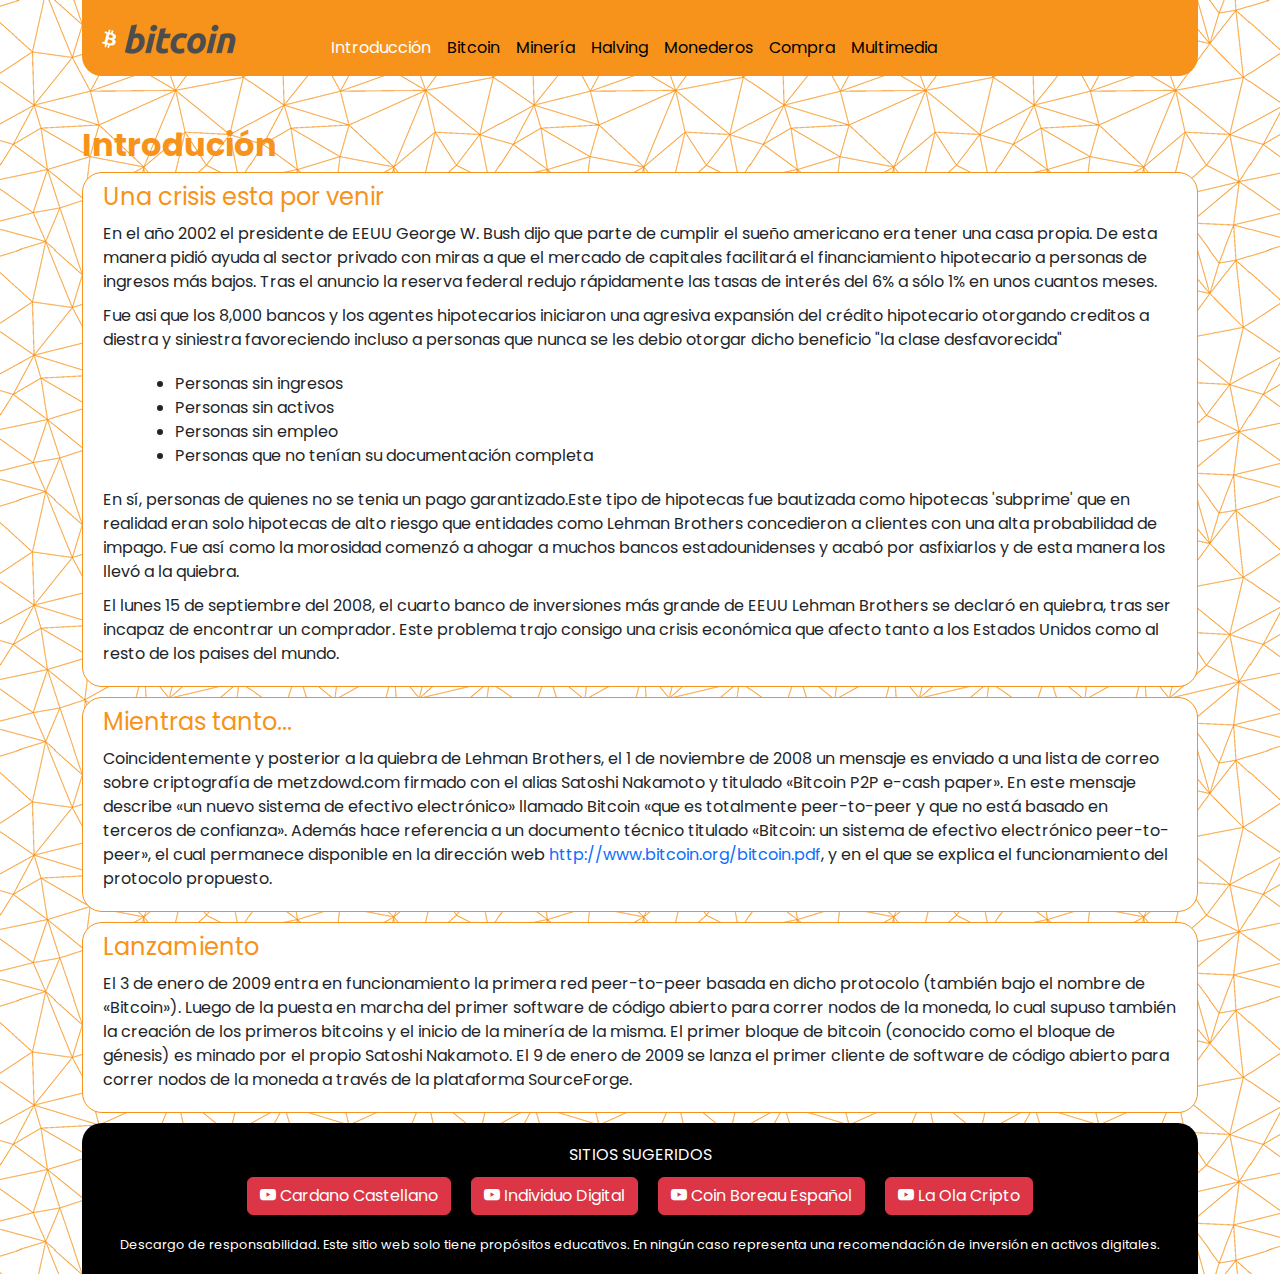
<file: index.html>
<!DOCTYPE html>
<html lang="es">
<head>
    <meta charset="UTF-8">
    <meta name="viewport" content="width=device-width, initial-scale=1.0">
    <title>3w.QueEsBitcoin.cl</title>
    <link rel="stylesheet" href="./css/bootstrap.min.css">
    <link rel="stylesheet" href="./css/main.css">   
    <link rel="stylesheet" href="https://cdn.jsdelivr.net/npm/bootstrap-icons@1.11.2/font/bootstrap-icons.min.css"> 
    <link rel="icon" type="image/png" href="./images/favicon.png">
</head>

<body>
<!-- Inicio Header -->
<header>
  <div class="container">
      <nav class="navbar navbar-expand-lg cabecera" style="background-color: #F7931A;">
      <div class="container-fluid">
        <a class="navbar-brand" href="./index.html"><div class="image-logo"></div></a>
        <button class="navbar-toggler" type="button" data-bs-toggle="collapse" data-bs-target="#navbarNav" aria-controls="navbarNav" aria-expanded="false" aria-label="Toggle navigation">
        <span class="navbar-toggler-icon"></span>
        </button>
        <div class="collapse navbar-collapse" id="navbarNav">             
          <ul class="navbar-nav">
            <li class="nav-item">
              <a class="nav-link active text-white" href="./index.html">Introducción</a>                    
            </li>
            <li class="nav-item">
              <a class="nav-link text-black" href="./pages/bitcoin.html">Bitcoin</a>                    
            </li>
            <li class="nav-item">
              <a class="nav-link text-black" href="./pages/mineria.html">Minería</a>                    
            </li>
            <li class="nav-item">
              <a class="nav-link text-black" href="./pages/halving.html">Halving</a>                    
            </li>
            <li class="nav-item">
              <a class="nav-link text-black" href="./pages/monederos.html">Monederos</a>                                        
            </li>
            <li class="nav-item">
              <a class="nav-link text-black" href="./pages/compra.html">Compra</a>                                        
            </li>
            <li class="nav-item">
              <a class="nav-link text-black" href="./pages/multimedia.html">Multimedia</a>                 
            </li>
          </ul>
        </div>
      </div>
    </nav>
  </div>
</header>
<!-- Fin Header -->



<!-- Inicio Main -->
    <main>
      <div class="container">
        <section>
            <h1>Introdución</h1>            
            <article>
                <h2>Una crisis esta por venir</h2>                
                <p>En el año 2002 el presidente de EEUU George W. Bush dijo que parte de cumplir el sueño americano era tener una casa propia. De esta manera pidió ayuda al sector privado con miras a que el mercado de capitales facilitará el financiamiento hipotecario a personas de ingresos más bajos. Tras el anuncio la reserva federal redujo rápidamente las tasas de interés del 6% a sólo 1% en unos cuantos meses.</p>
                <p>Fue asi que los 8,000 bancos y los agentes hipotecarios iniciaron una agresiva expansión del crédito hipotecario otorgando creditos a diestra y siniestra favoreciendo incluso a personas que nunca se les debio otorgar dicho beneficio "la clase desfavorecida"</p>
                <ul>  
                    <li>Personas sin ingresos</li>
                    <li>Personas sin activos</li>
                    <li>Personas sin empleo</li>
                    <li>Personas que no tenían su documentación completa</li>
                </ul>             
                <p>En sí, personas de quienes no se tenia un pago garantizado.Este tipo de hipotecas fue bautizada como hipotecas 'subprime' que en realidad eran solo hipotecas de alto riesgo que entidades como Lehman Brothers concedieron a clientes con una alta probabilidad de impago. Fue así como la morosidad comenzó a ahogar a muchos bancos estadounidenses y acabó por asfixiarlos y de esta manera los llevó a la quiebra.</p>
                <p>El lunes 15 de septiembre del 2008, el cuarto banco de inversiones más grande de EEUU Lehman Brothers se declaró en quiebra, tras ser incapaz de encontrar un comprador. Este problema trajo consigo una crisis económica que afecto tanto a los Estados Unidos como al resto de los paises del mundo.</p>
            </article>

            <article>
                <h2>Mientras tanto...</h2>
                <p>Coincidentemente y posterior a la quiebra de Lehman Brothers, el 1 de noviembre de 2008 un mensaje es enviado a una lista de correo sobre criptografía de metzdowd.com firmado con el alias Satoshi Nakamoto y titulado «Bitcoin P2P e-cash paper». En este mensaje describe «un nuevo sistema de efectivo electrónico» llamado Bitcoin «que es totalmente peer-to-peer y que no está basado en terceros de confianza». Además hace referencia a un documento técnico titulado «Bitcoin: un sistema de efectivo electrónico peer-to-peer», el cual permanece disponible en la dirección web <a href="https://bitcoin.org/files/bitcoin-paper/bitcoin_es.pdf" target="_blank">http://www.bitcoin.org/bitcoin.pdf</a>, y en el que se explica el funcionamiento del protocolo propuesto.​</p>
            </article>

            <article>
                <h2>Lanzamiento</h2>
                <p>El 3 de enero de 2009 entra en funcionamiento la primera red peer-to-peer basada en dicho protocolo (también bajo el nombre de «Bitcoin»). Luego de la puesta en marcha del primer software de código abierto para correr nodos de la moneda, lo cual supuso también la creación de los primeros bitcoins y el inicio de la minería de la misma. El primer bloque de bitcoin (conocido como el bloque de génesis) es minado por el propio Satoshi Nakamoto. El 9 de enero de 2009 se lanza el primer cliente de software de código abierto para correr nodos de la moneda a través de la plataforma SourceForge.​</p>
            </article>             
        </section>
      </div>
    </main>
<!-- Fin MAin -->



<!-- Inicio Footer -->
    <footer>
      <div class="container">
        <div class="piedepagina">
          <div class="recomendamos-titulo">SITIOS SUGERIDOS</div>  
          <div class="recomendamos">            
            <a href="https://www.youtube.com/@CardanoCastellano" target="_blank" class="btn btn-danger bi-youtube" tabindex="-1" role="button" aria-disabled="true"> Cardano Castellano</a>
            <a href="https://www.youtube.com/@IndividuoDigital" target="_blank" class="btn btn-danger bi-youtube" tabindex="-1" role="button" aria-disabled="true"> Individuo Digital</a>
            <a href="https://www.youtube.com/@CoinBureauES" target="_blank" class="btn btn-danger bi-youtube" tabindex="-1" role="button" aria-disabled="true"> Coin Boreau Español</a>
            <a href="https://www.youtube.com/@LaOlaCripto" target="_blank" class="btn btn-danger bi-youtube" tabindex="-1" role="button" aria-disabled="true"> La Ola Cripto</a>
          </div>
          <div class="disclaimer">Descargo de responsabilidad. Este sitio web solo tiene propósitos educativos. En ningún caso representa una recomendación de inversión en activos digitales.</div>
        </div>
      </div>
    </footer> 
<!-- Fin Footer -->

    <script src="./js/bootstrap.bundle.min.js"></script>
</body>
</html>
</file>
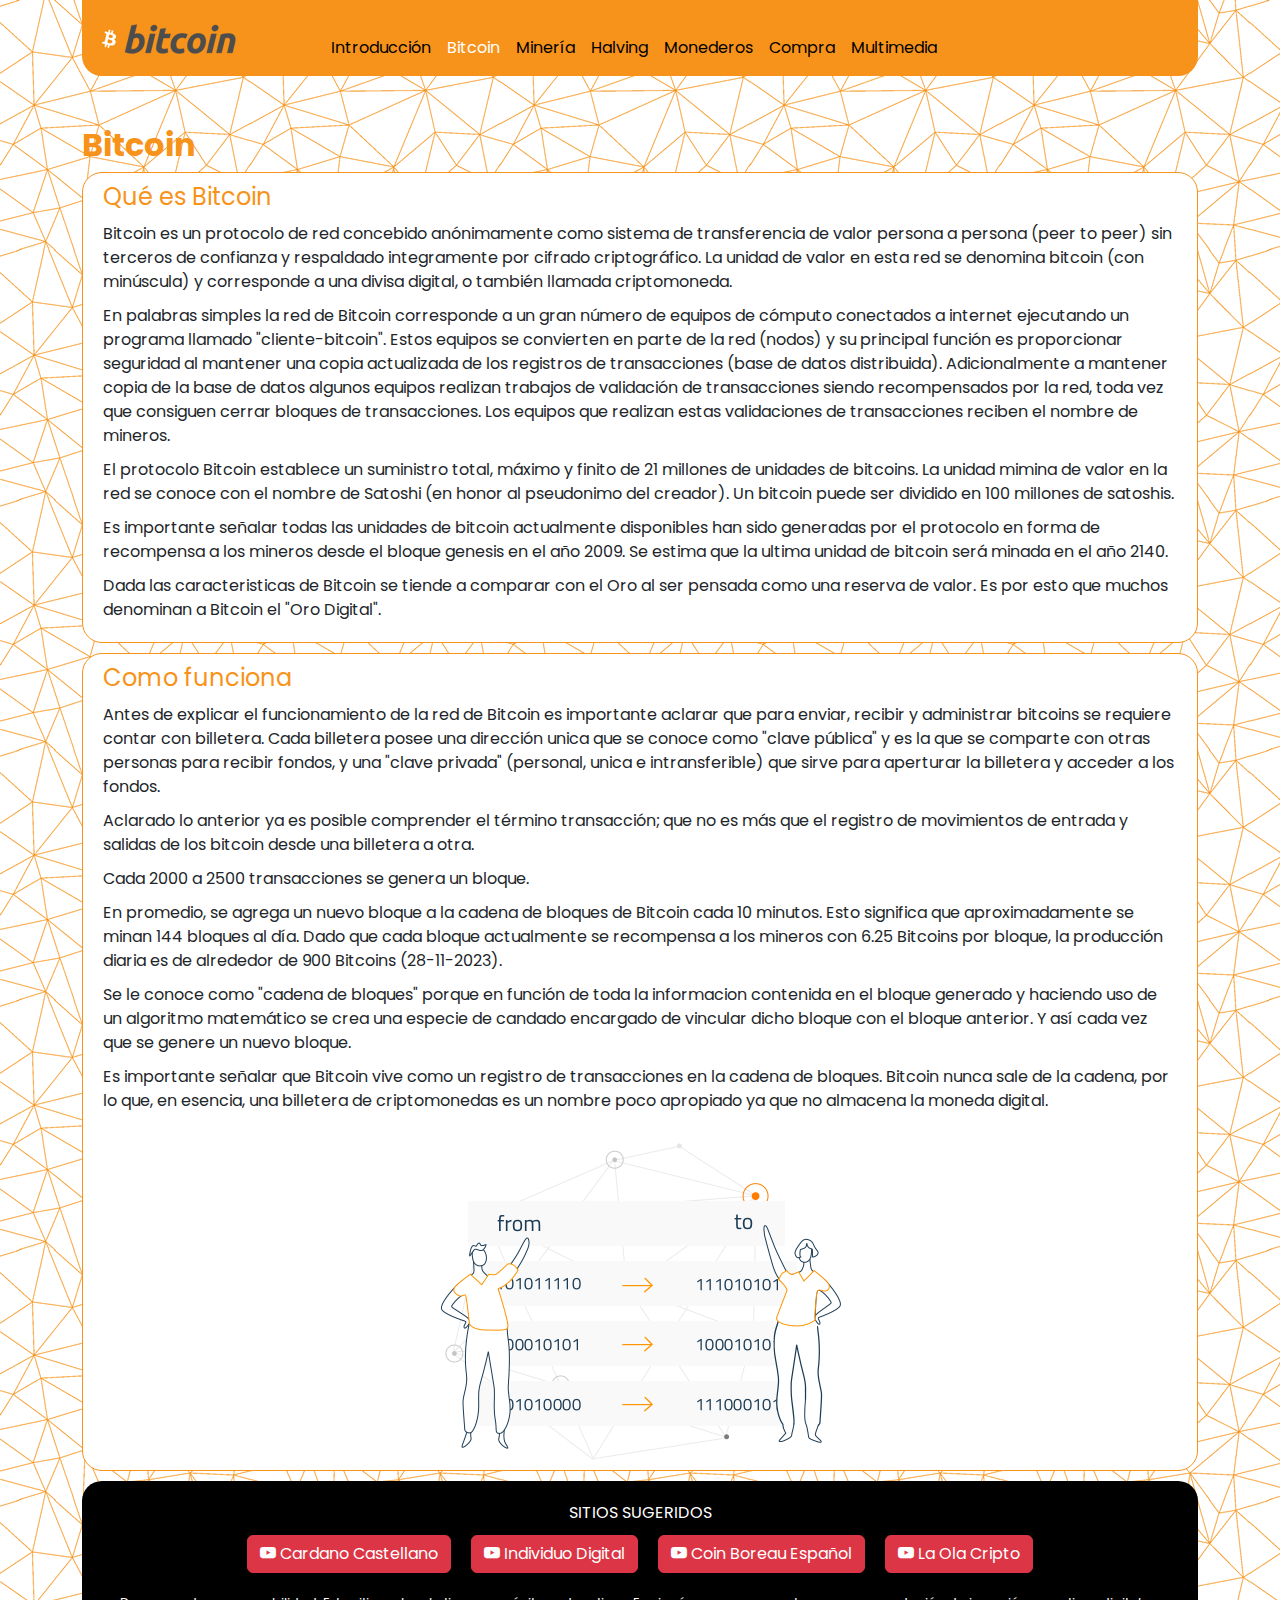
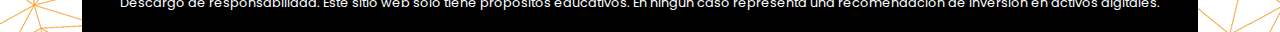
<file: pages/bitcoin.html>
<!DOCTYPE html>
<html lang="es">
<head>
    <meta charset="UTF-8">
    <meta name="viewport" content="width=device-width, initial-scale=1.0">
    <title>3w.QueEsBitcoin.cl</title>
    <link rel="stylesheet" href="../css/bootstrap.min.css">
    <link rel="stylesheet" href="../css/main.css">
    <link rel="icon" type="image/png" href="../images/favicon.png">
</head>

<body>
<!-- Inicio Header -->
    <header>
      <div class="container">
          <nav class="navbar navbar-expand-lg cabecera" style="background-color: #F7931A;">
          <div class="container-fluid">
            <a class="navbar-brand" href="../index.html"><div class="image-logo"></div></a>
            <button class="navbar-toggler" type="button" data-bs-toggle="collapse" data-bs-target="#navbarNav" aria-controls="navbarNav" aria-expanded="false" aria-label="Toggle navigation">
            <span class="navbar-toggler-icon"></span>
            </button>
            <div class="collapse navbar-collapse" id="navbarNav">             
              <ul class="navbar-nav">
                <li class="nav-item">
                  <a class="nav-link text-black" href="../index.html">Introducción</a>                    
                </li>
                <li class="nav-item">
                  <a class="nav-link active text-white" href="./bitcoin.html">Bitcoin</a>                    
                </li>
                <li class="nav-item">
                  <a class="nav-link text-black" href="./mineria.html">Minería</a>                    
                </li>
                <li class="nav-item">
                  <a class="nav-link text-black" href="./halving.html">Halving</a>                    
                </li>
                <li class="nav-item">
                  <a class="nav-link text-black" href="./monederos.html">Monederos</a>                                        
                </li>
                <li class="nav-item">
                  <a class="nav-link text-black" href="./compra.html">Compra</a>                                        
                </li>
                <li class="nav-item">
                  <a class="nav-link text-black" href="./multimedia.html">Multimedia</a>                 
                </li>
              </ul>
            </div>
          </div>
        </nav>
      </div>
    </header>
<!-- Fin Header -->



<!-- Inicio Main -->
    <main>
      <div class="container">
        <section>
            <h1>Bitcoin</h1> 
            <article>
                <h2>Qué es Bitcoin</h2>       
                <p>Bitcoin es un protocolo de red concebido anónimamente como sistema de transferencia de valor persona a persona (peer to peer) sin terceros de confianza y respaldado integramente por cifrado criptográfico. La unidad de valor en esta red se denomina bitcoin (con minúscula) y corresponde a una divisa digital, o también llamada criptomoneda.
                <p>En palabras simples la red de Bitcoin corresponde a un gran número de equipos de cómputo conectados a internet ejecutando un programa llamado "cliente-bitcoin". Estos equipos se convierten en parte de la red (nodos) y su principal función es proporcionar seguridad al mantener una copia actualizada de los registros de transacciones (base de datos distribuida). Adicionalmente a mantener copia de la base de datos algunos equipos realizan trabajos de validación de transacciones siendo recompensados por la red, toda vez que consiguen cerrar bloques de transacciones. Los equipos que realizan estas validaciones de transacciones reciben el nombre de mineros.</p>
                <p>El protocolo Bitcoin establece un suministro total, máximo y finito de 21 millones de unidades de bitcoins. La unidad mimina de valor en la red se conoce con el nombre de Satoshi (en honor al pseudonimo del creador). Un bitcoin puede ser dividido en 100 millones de satoshis.</p>
                <p>Es importante señalar todas las unidades de bitcoin actualmente disponibles han sido generadas por el protocolo en forma de recompensa a los mineros desde el bloque genesis en el año 2009. Se estima que la ultima unidad de bitcoin será minada en el año 2140.</p>
                <p>Dada las caracteristicas de Bitcoin se tiende a comparar con el Oro al ser pensada como una reserva de valor. Es por esto que muchos denominan a Bitcoin el "Oro Digital".</p>
            </article>

            <article>
                <h2>Como funciona</h2>            
                <p>Antes de explicar el funcionamiento de la red de Bitcoin es importante aclarar que para enviar, recibir y administrar bitcoins se requiere contar con billetera. Cada billetera posee una dirección unica que se conoce como "clave pública" y es la que se comparte con otras personas para recibir fondos, y una "clave privada" (personal, unica e intransferible) que sirve para aperturar la billetera y acceder a los fondos.</p>
                <p>Aclarado lo anterior ya es posible comprender el término transacción; que no es más que el registro de movimientos de entrada y salidas de los bitcoin desde una billetera a otra.
                </p>
                <p>Cada 2000 a 2500 transacciones se genera un bloque.</p>
                <p>En promedio, se agrega un nuevo bloque a la cadena de bloques de Bitcoin cada 10 minutos. Esto significa que aproximadamente se minan 144 bloques al día. Dado que cada bloque actualmente se recompensa a los mineros con 6.25 Bitcoins por bloque, la producción diaria es de alrededor de 900 Bitcoins (28-11-2023).</p>
                <p>Se le conoce como "cadena de bloques" porque en función de toda la informacion contenida en el bloque generado y haciendo uso de un algoritmo matemático se crea una especie de candado encargado de vincular dicho bloque con el bloque anterior. Y así cada vez que se genere un nuevo bloque.</p>    
                <p>Es importante señalar que Bitcoin vive como un registro de transacciones en la cadena de bloques. Bitcoin nunca sale de la cadena, por lo que, en esencia, una billetera de criptomonedas es un nombre poco apropiado ya que no almacena la moneda digital.</p>                
                <img src="../images/blockchain.png" class="img-fluid image-display" alt="">               
            </article>
        </section>
      </div>
    </main>
<!-- Fin Main -->



<!-- Inicio Footer -->
<footer>
  <div class="container">
    <div class="piedepagina">
      <div class="recomendamos-titulo">SITIOS SUGERIDOS</div>  
      <div class="recomendamos">            
        <a href="https://www.youtube.com/@CardanoCastellano" target="_blank" class="btn btn-danger bi-youtube" tabindex="-1" role="button" aria-disabled="true"> Cardano Castellano</a>
        <a href="https://www.youtube.com/@IndividuoDigital" target="_blank" class="btn btn-danger bi-youtube" tabindex="-1" role="button" aria-disabled="true"> Individuo Digital</a>
        <a href="https://www.youtube.com/@CoinBureauES" target="_blank" class="btn btn-danger bi-youtube" tabindex="-1" role="button" aria-disabled="true"> Coin Boreau Español</a>
        <a href="https://www.youtube.com/@LaOlaCripto" target="_blank" class="btn btn-danger bi-youtube" tabindex="-1" role="button" aria-disabled="true"> La Ola Cripto</a>
      </div>
      <div class="disclaimer">Descargo de responsabilidad. Este sitio web solo tiene propósitos educativos. En ningún caso representa una recomendación de inversión en activos digitales.</div>
    </div>
  </div>
</footer> 
<!-- Fin Footer -->

<script src="../js/bootstrap.bundle.min.js"></script>
</body>
</html>
</file>
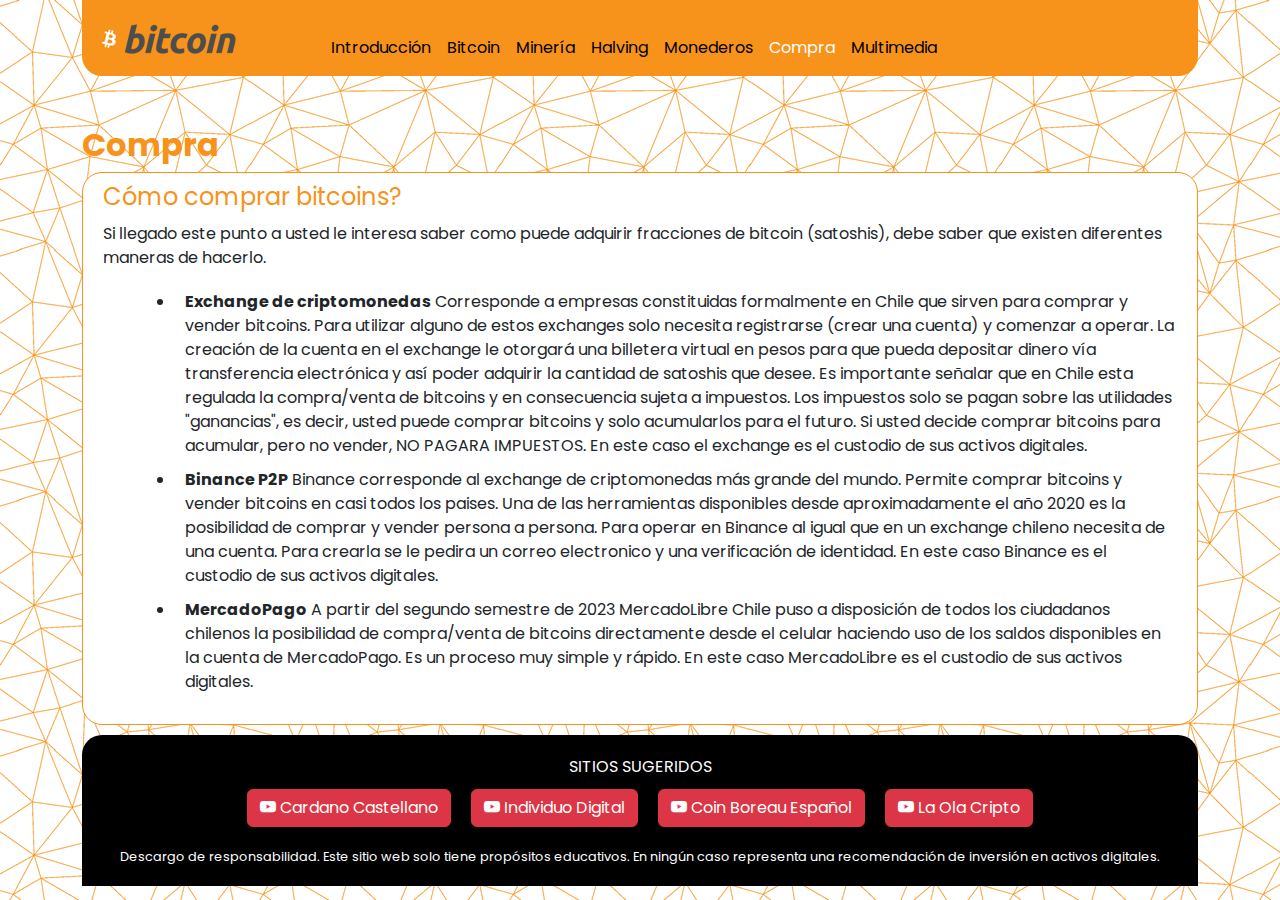
<file: pages/compra.html>
<!DOCTYPE html>
<html lang="es">
<head>
    <meta charset="UTF-8">
    <meta name="viewport" content="width=device-width, initial-scale=1.0">
    <title>3w.QueEsBitcoin.cl</title>
    <link rel="stylesheet" href="../css/bootstrap.min.css">
    <link rel="stylesheet" href="../css/main.css">
    <link rel="icon" type="image/png" href="../images/favicon.png">
</head>

<body>
<!-- Inicio Header -->
    <header>
      <div class="container">
          <nav class="navbar navbar-expand-lg cabecera" style="background-color: #F7931A;">
          <div class="container-fluid">
            <a class="navbar-brand" href="../index.html"><div class="image-logo"></div></a>
            <button class="navbar-toggler" type="button" data-bs-toggle="collapse" data-bs-target="#navbarNav" aria-controls="navbarNav" aria-expanded="false" aria-label="Toggle navigation">
            <span class="navbar-toggler-icon"></span>
            </button>
            <div class="collapse navbar-collapse" id="navbarNav">             
              <ul class="navbar-nav">
                <li class="nav-item">
                  <a class="nav-link text-black" href="../index.html">Introducción</a>                    
                </li>
                <li class="nav-item">
                  <a class="nav-link text-black" href="./bitcoin.html">Bitcoin</a>                    
                </li>
                <li class="nav-item">
                  <a class="nav-link text-black" href="./mineria.html">Minería</a>                    
                </li>
                <li class="nav-item">
                  <a class="nav-link text-black" href="./halving.html">Halving</a>                    
                </li>
                <li class="nav-item">
                  <a class="nav-link text-black" href="./monederos.html">Monederos</a>                                        
                </li>
                <li class="nav-item">
                  <a class="nav-link active text-white" href="./compra.html">Compra</a>                                        
                </li>
                <li class="nav-item">
                  <a class="nav-link text-black" href="./multimedia.html">Multimedia</a>                 
                </li>
              </ul>
            </div>
          </div>
        </nav>
      </div>
    </header>
<!-- Fin Header -->



<!-- Inicio Main -->
    <main>
      <div class="container">
        <section>
            <h1>Compra</h1>
            <article>
                <h2>Cómo comprar bitcoins?</h2>
                <p>Si llegado este punto a usted le interesa saber como puede adquirir fracciones de bitcoin (satoshis), debe saber que existen diferentes maneras de hacerlo.</p>                
                <ul>
                    <li>
                        <p><span class="texto-negrita">Exchange de criptomonedas</span> Corresponde a empresas constituidas formalmente en Chile que sirven para comprar y vender bitcoins. Para utilizar alguno de estos exchanges solo necesita registrarse (crear una cuenta) y comenzar a operar. La creación de la cuenta en el exchange le otorgará una billetera virtual en pesos para que pueda depositar dinero vía transferencia electrónica y así poder adquirir la cantidad de satoshis que desee. Es importante señalar que en Chile esta regulada la compra/venta de bitcoins y en consecuencia sujeta a impuestos. Los impuestos solo se pagan sobre las utilidades "ganancias", es decir, usted puede comprar bitcoins y solo acumularlos para el futuro. Si usted decide comprar bitcoins para acumular, pero no vender, NO PAGARA IMPUESTOS. En este caso el exchange es el custodio de sus activos digitales.</p>                        
                    </li>
                    <li>
                        <p><span class="texto-negrita">Binance P2P</span> Binance corresponde al exchange de criptomonedas más grande del mundo. Permite comprar bitcoins y vender bitcoins en casi todos los paises. Una de las herramientas disponibles desde aproximadamente el año 2020 es la posibilidad de comprar y vender persona a persona. Para operar en Binance al igual que en un exchange chileno necesita de una cuenta. Para crearla se le pedira un correo electronico y una verificación de identidad. En este caso Binance es el custodio de sus activos digitales.</p>                        
                    </li>
                    <li>
                        <p><span class="texto-negrita">MercadoPago</span> A partir del segundo semestre de 2023 MercadoLibre Chile puso a disposición de todos los ciudadanos chilenos la posibilidad de compra/venta de bitcoins directamente desde el celular haciendo uso de los saldos disponibles en la cuenta de MercadoPago. Es un proceso muy simple y rápido. En este caso MercadoLibre es el custodio de sus activos digitales.</p>
                    </li>
                </ul>                              
            </article>            
        </section>
      </div>
    </main>
<!-- Fin Main -->



<!-- Inicio Footer -->
<footer>
  <div class="container">
    <div class="piedepagina">
      <div class="recomendamos-titulo">SITIOS SUGERIDOS</div>  
      <div class="recomendamos">            
        <a href="https://www.youtube.com/@CardanoCastellano" target="_blank" class="btn btn-danger bi-youtube" tabindex="-1" role="button" aria-disabled="true"> Cardano Castellano</a>
        <a href="https://www.youtube.com/@IndividuoDigital" target="_blank" class="btn btn-danger bi-youtube" tabindex="-1" role="button" aria-disabled="true"> Individuo Digital</a>
        <a href="https://www.youtube.com/@CoinBureauES" target="_blank" class="btn btn-danger bi-youtube" tabindex="-1" role="button" aria-disabled="true"> Coin Boreau Español</a>
        <a href="https://www.youtube.com/@LaOlaCripto" target="_blank" class="btn btn-danger bi-youtube" tabindex="-1" role="button" aria-disabled="true"> La Ola Cripto</a>
      </div>
      <div class="disclaimer">Descargo de responsabilidad. Este sitio web solo tiene propósitos educativos. En ningún caso representa una recomendación de inversión en activos digitales.</div>
    </div>
  </div>
</footer> 
<!-- Fin Footer -->

<script src="../js/bootstrap.bundle.min.js"></script>
</body>
</html>
</file>
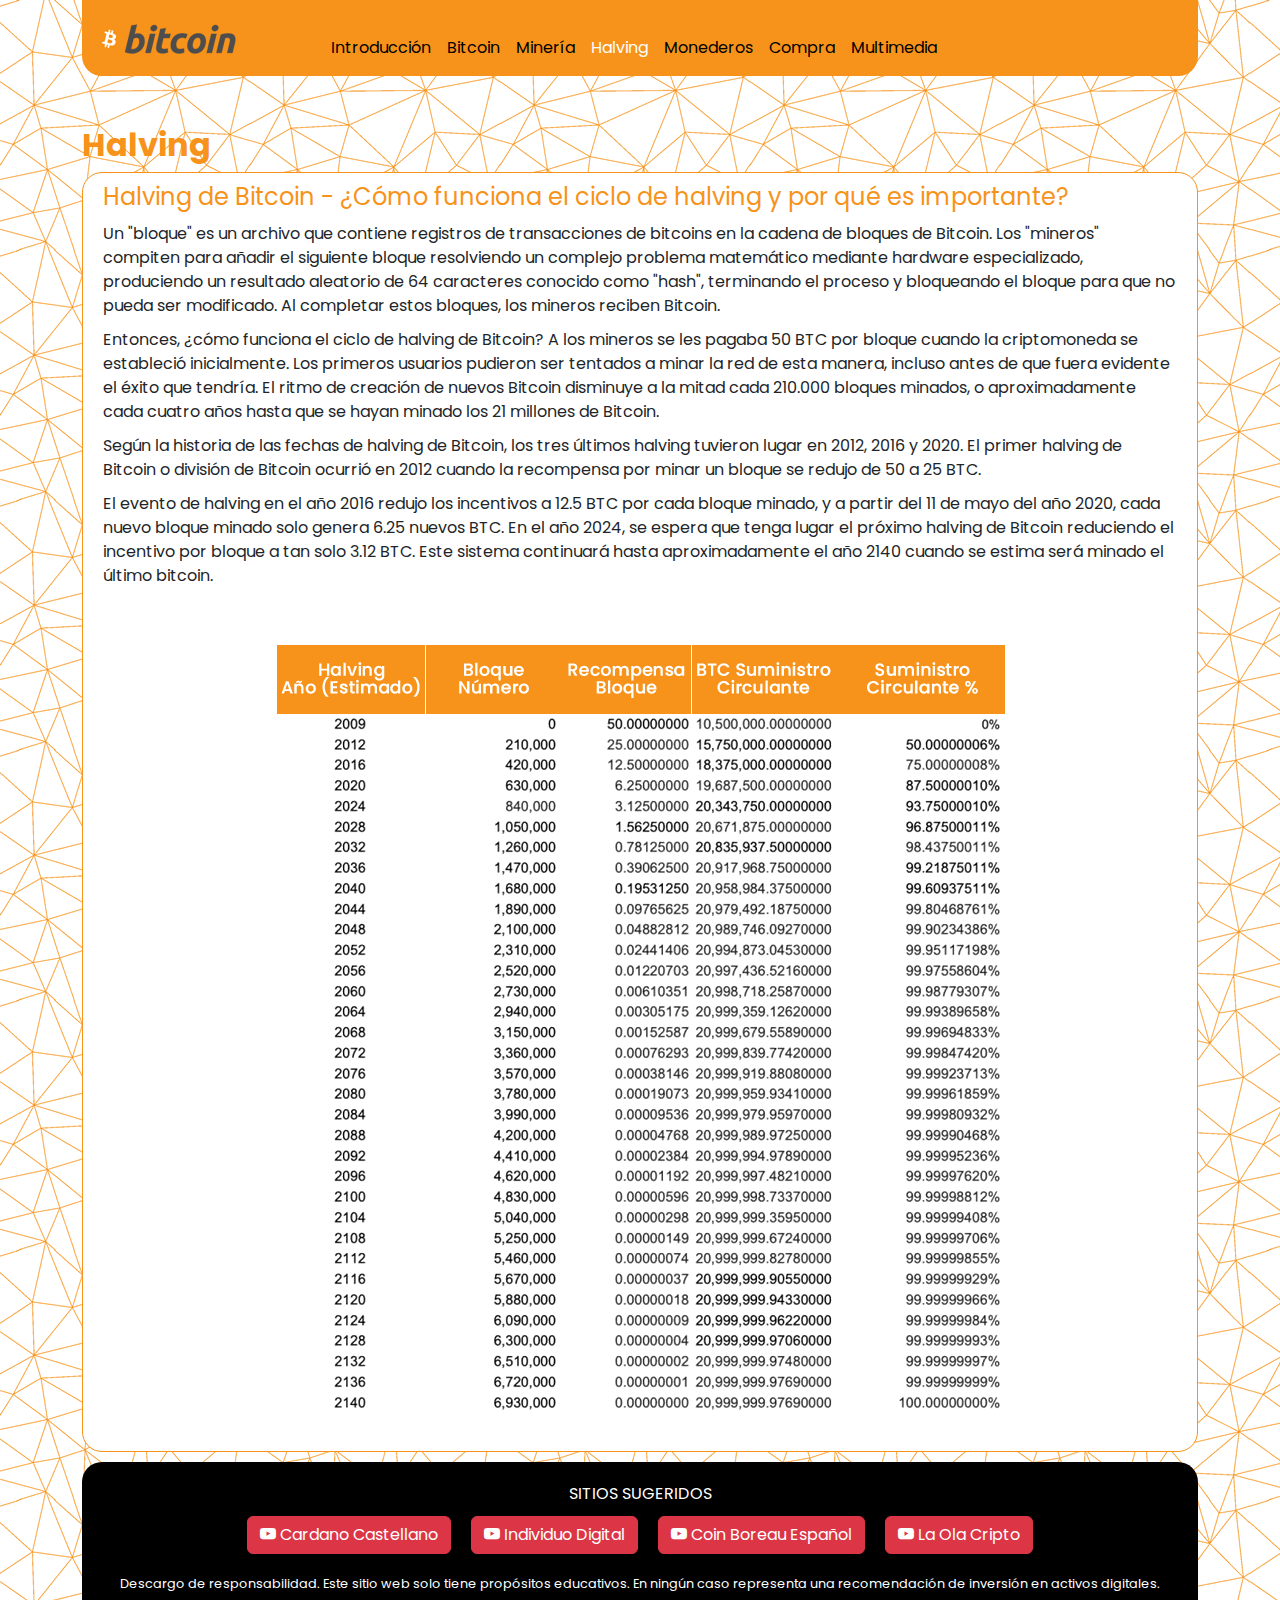
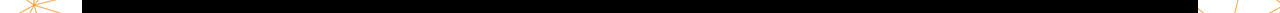
<file: pages/halving.html>
<!DOCTYPE html>
<html lang="es">
<head>
    <meta charset="UTF-8">
    <meta name="viewport" content="width=device-width, initial-scale=1.0">
    <title>3w.QueEsBitcoin.cl</title>
    <link rel="stylesheet" href="../css/bootstrap.min.css">
    <link rel="stylesheet" href="../css/main.css">
    <link rel="icon" type="image/png" href="../images/favicon.png">
</head>

<body>
<!-- Inicio Header -->
    <header>
      <div class="container">
          <nav class="navbar navbar-expand-lg cabecera" style="background-color: #F7931A;">
          <div class="container-fluid">
            <a class="navbar-brand" href="../index.html"><div class="image-logo"></div></a>
            <button class="navbar-toggler" type="button" data-bs-toggle="collapse" data-bs-target="#navbarNav" aria-controls="navbarNav" aria-expanded="false" aria-label="Toggle navigation">
            <span class="navbar-toggler-icon"></span>
            </button>
            <div class="collapse navbar-collapse" id="navbarNav">             
              <ul class="navbar-nav">
                <li class="nav-item">
                  <a class="nav-link text-black" href="../index.html">Introducción</a>                    
                </li>
                <li class="nav-item">
                  <a class="nav-link text-black" href="./bitcoin.html">Bitcoin</a>                    
                </li>
                <li class="nav-item">
                  <a class="nav-link text-black" href="./mineria.html">Minería</a>                    
                </li>
                <li class="nav-item">
                  <a class="nav-link active text-white" href="./halving.html">Halving</a>                    
                </li>
                <li class="nav-item">
                  <a class="nav-link text-black" href="./monederos.html">Monederos</a>                                        
                </li>
                <li class="nav-item">
                  <a class="nav-link text-black" href="./compra.html">Compra</a>                                        
                </li>
                <li class="nav-item">
                  <a class="nav-link text-black" href="./multimedia.html">Multimedia</a>                 
                </li>
              </ul>
            </div>
          </div>
        </nav>
      </div>
    </header>
<!-- Fin Header -->



<!-- Inicio Main -->
    <main>
      <div class="container">
        <section>
            <h1>Halving</h1> 
            <article>
                <h2>Halving de Bitcoin - ¿Cómo funciona el ciclo de halving y por qué es importante?</h2>
                <p>Un "bloque" es un archivo que contiene registros de transacciones de bitcoins en la cadena de bloques de Bitcoin. Los "mineros" compiten para añadir el siguiente bloque resolviendo un complejo problema matemático mediante hardware especializado, produciendo un resultado aleatorio de 64 caracteres conocido como "hash", terminando el proceso y bloqueando el bloque para que no pueda ser modificado. Al completar estos bloques, los mineros reciben Bitcoin.</p>
                <p>Entonces, ¿cómo funciona el ciclo de halving de Bitcoin? A los mineros se les pagaba 50 BTC por bloque cuando la criptomoneda se estableció inicialmente. Los primeros usuarios pudieron ser tentados a minar la red de esta manera, incluso antes de que fuera evidente el éxito que tendría. El ritmo de creación de nuevos Bitcoin disminuye a la mitad cada 210.000 bloques minados, o aproximadamente cada cuatro años hasta que se hayan minado los 21 millones de Bitcoin.</p>
                <p>Según la historia de las fechas de halving de Bitcoin, los tres últimos halving tuvieron lugar en 2012, 2016 y 2020. El primer halving de Bitcoin o división de Bitcoin ocurrió en 2012 cuando la recompensa por minar un bloque se redujo de 50 a 25 BTC.</p>
                <p>El evento de halving en el año 2016 redujo los incentivos a 12.5 BTC por cada bloque minado, y a partir del 11 de mayo del año 2020, cada nuevo bloque minado solo genera 6.25 nuevos BTC. En el año 2024, se espera que tenga lugar el próximo halving de Bitcoin reduciendo el incentivo por bloque a tan solo 3.12 BTC. Este sistema continuará hasta aproximadamente el año 2140 cuando se estima será minado el último bitcoin.</p>
                <img src="../images/halving.png" class="img-fluid image-display" alt="">                
            </article>        
        </section>
      </div>
    </main>
<!-- Fin Main -->



<!-- Inicio Footer -->
<footer>
  <div class="container">
    <div class="piedepagina">
      <div class="recomendamos-titulo">SITIOS SUGERIDOS</div>  
      <div class="recomendamos">            
        <a href="https://www.youtube.com/@CardanoCastellano" target="_blank" class="btn btn-danger bi-youtube" tabindex="-1" role="button" aria-disabled="true"> Cardano Castellano</a>
        <a href="https://www.youtube.com/@IndividuoDigital" target="_blank" class="btn btn-danger bi-youtube" tabindex="-1" role="button" aria-disabled="true"> Individuo Digital</a>
        <a href="https://www.youtube.com/@CoinBureauES" target="_blank" class="btn btn-danger bi-youtube" tabindex="-1" role="button" aria-disabled="true"> Coin Boreau Español</a>
        <a href="https://www.youtube.com/@LaOlaCripto" target="_blank" class="btn btn-danger bi-youtube" tabindex="-1" role="button" aria-disabled="true"> La Ola Cripto</a>
      </div>
      <div class="disclaimer">Descargo de responsabilidad. Este sitio web solo tiene propósitos educativos. En ningún caso representa una recomendación de inversión en activos digitales.</div>
    </div>
  </div>
</footer> 
<!-- Fin Footer -->

<script src="../js/bootstrap.bundle.min.js"></script>
</body>
</html>
</file>
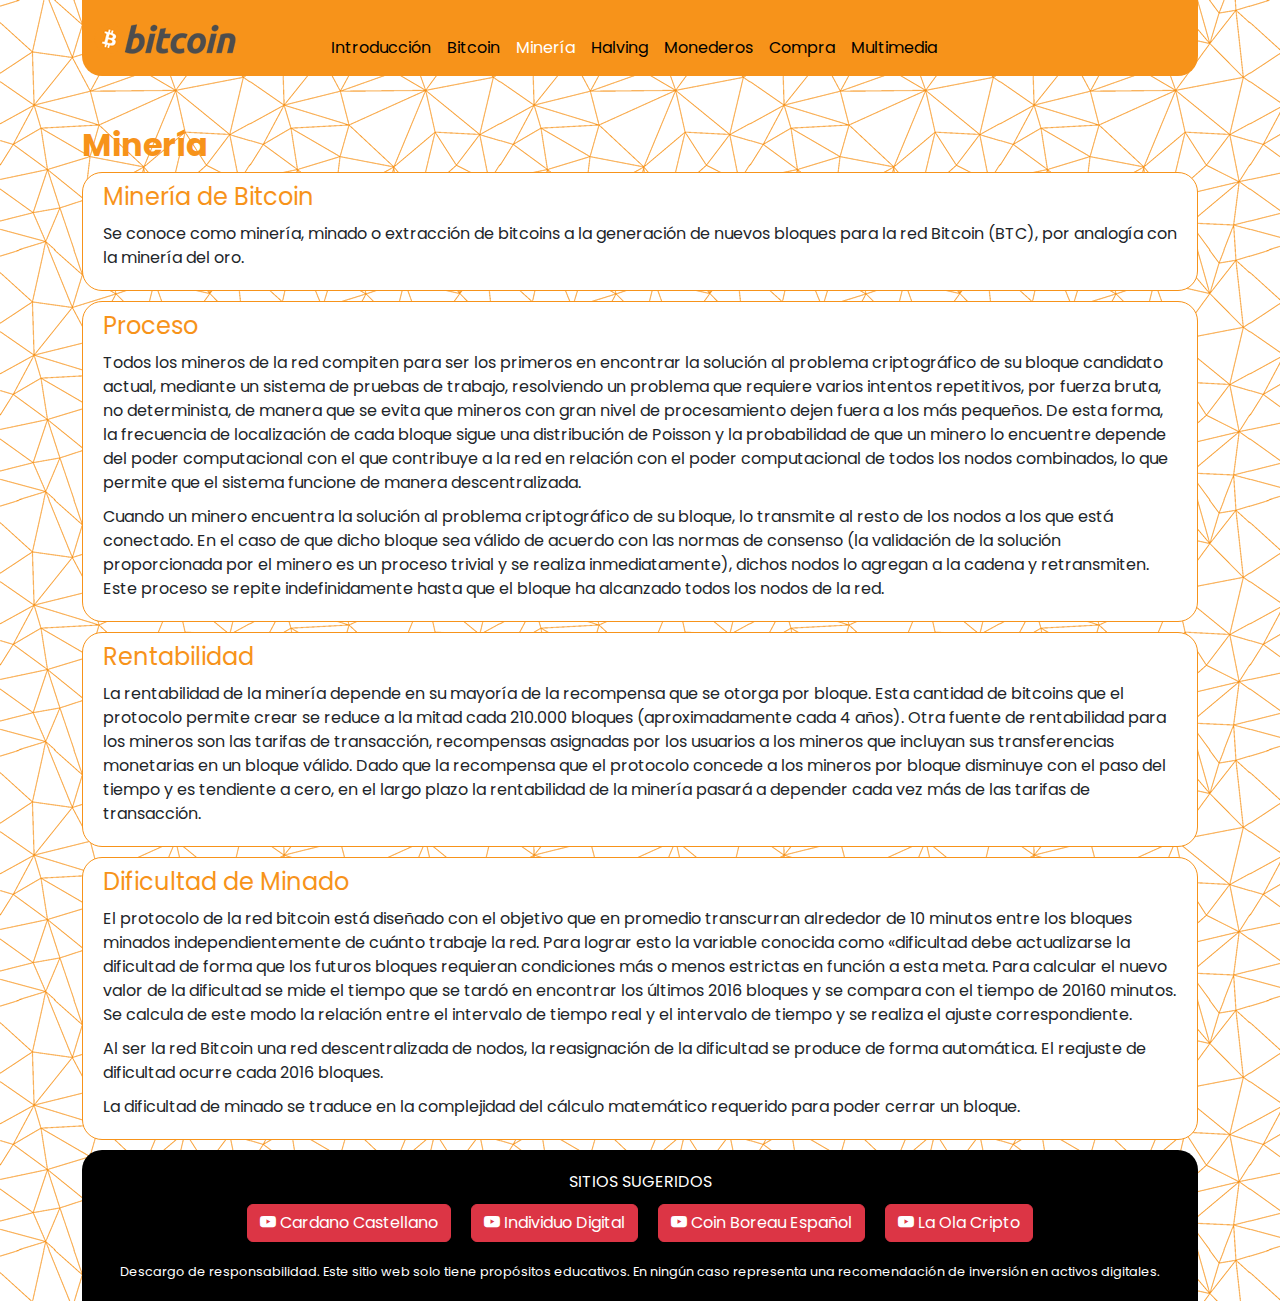
<file: pages/mineria.html>
<!DOCTYPE html>
<html lang="es">
<head>
    <meta charset="UTF-8">
    <meta name="viewport" content="width=device-width, initial-scale=1.0">
    <title>3w.QueEsBitcoin.cl</title>
    <link rel="stylesheet" href="../css/bootstrap.min.css">
    <link rel="stylesheet" href="../css/main.css">
    <link rel="icon" type="image/png" href="../images/favicon.png">
</head>

<body>
<!-- Inicio Header -->
    <header>
      <div class="container">
          <nav class="navbar navbar-expand-lg cabecera" style="background-color: #F7931A;">
          <div class="container-fluid">
            <a class="navbar-brand" href="../index.html"><div class="image-logo"></div></a>
            <button class="navbar-toggler" type="button" data-bs-toggle="collapse" data-bs-target="#navbarNav" aria-controls="navbarNav" aria-expanded="false" aria-label="Toggle navigation">
            <span class="navbar-toggler-icon"></span>
            </button>
            <div class="collapse navbar-collapse" id="navbarNav">             
              <ul class="navbar-nav">
                <li class="nav-item">
                  <a class="nav-link text-black" href="../index.html">Introducción</a>                    
                </li>
                <li class="nav-item">
                  <a class="nav-link text-black" href="./bitcoin.html">Bitcoin</a>                    
                </li>
                <li class="nav-item">
                  <a class="nav-link active text-white" href="./mineria.html">Minería</a>                    
                </li>
                <li class="nav-item">
                  <a class="nav-link text-black" href="./halving.html">Halving</a>                    
                </li>
                <li class="nav-item">
                  <a class="nav-link text-black" href="./monederos.html">Monederos</a>                                        
                </li>
                <li class="nav-item">
                  <a class="nav-link text-black" href="./compra.html">Compra</a>                                        
                </li>
                <li class="nav-item">
                  <a class="nav-link text-black" href="./multimedia.html">Multimedia</a>                 
                </li>
              </ul>
            </div>
          </div>
        </nav>
      </div>
    </header>
<!-- Fin Header -->



<!-- Inicio Main -->
    <main>
      <div class="container">
        <section>
            <h1>Minería</h1> 
            <article>
                <h2>Minería de Bitcoin</h2>
                <p>Se conoce como minería, minado o extracción de bitcoins a la generación de nuevos bloques para la red Bitcoin (BTC), por analogía con la minería del oro​.</p>
            </article>

            <article>
                <h2>Proceso</h2>
                <p>Todos los mineros de la red compiten para ser los primeros en encontrar la solución al problema criptográfico de su bloque candidato actual, mediante un sistema de pruebas de trabajo, resolviendo un problema que requiere varios intentos repetitivos, por fuerza bruta, no determinista, de manera que se evita que mineros con gran nivel de procesamiento dejen fuera a los más pequeños. De esta forma, la frecuencia de localización de cada bloque sigue una distribución de Poisson y la probabilidad de que un minero lo encuentre depende del poder computacional con el que contribuye a la red en relación con el poder computacional de todos los nodos combinados, lo que permite que el sistema funcione de manera descentralizada.</p>
                <p>Cuando un minero encuentra la solución al problema criptográfico de su bloque, lo transmite al resto de los nodos a los que está conectado. En el caso de que dicho bloque sea válido de acuerdo con las normas de consenso (la validación de la solución proporcionada por el minero es un proceso trivial y se realiza inmediatamente), dichos nodos lo agregan a la cadena y retransmiten. Este proceso se repite indefinidamente hasta que el bloque ha alcanzado todos los nodos de la red.</p>
            </article>

            <article>
                <h2>Rentabilidad</h2>
                <p>La rentabilidad de la minería depende en su mayoría de la recompensa que se otorga por bloque. Esta cantidad de bitcoins que el protocolo permite crear se reduce a la mitad cada 210.000 bloques (aproximadamente cada 4 años). Otra fuente de rentabilidad para los mineros son las tarifas de transacción, recompensas asignadas por los usuarios a los mineros que incluyan sus transferencias monetarias en un bloque válido. Dado que la recompensa que el protocolo concede a los mineros por bloque disminuye con el paso del tiempo y es tendiente a cero, en el largo plazo la rentabilidad de la minería pasará a depender cada vez más de las tarifas de transacción.</p>
            </article>

            <article>
                <h2>Dificultad de Minado</h2>
                <p>El protocolo de la red bitcoin está diseñado con el objetivo que en promedio transcurran alrededor de 10 minutos entre los bloques minados independientemente de cuánto trabaje la red. Para lograr esto la variable conocida como «dificultad debe actualizarse la dificultad de forma que los futuros bloques requieran condiciones más o menos estrictas en función a esta meta. Para calcular el nuevo valor de la dificultad se mide el tiempo que se tardó en encontrar los últimos 2016 bloques y se compara con el tiempo de 20160 minutos. Se calcula de este modo la relación entre el intervalo de tiempo real y el intervalo de tiempo y se realiza el ajuste correspondiente.</p>
                <p>Al ser la red Bitcoin una red descentralizada de nodos, la reasignación de la dificultad se produce de forma automática. El reajuste de dificultad ocurre cada 2016 bloques.</p>
                <p>La dificultad de minado se traduce en la complejidad del cálculo matemático requerido para poder cerrar un bloque.</p>
            </article>
        </section>
      </div>
    </main>
<!-- Fin Main -->



<!-- Inicio Footer -->
<footer>
  <div class="container">
    <div class="piedepagina">
      <div class="recomendamos-titulo">SITIOS SUGERIDOS</div>  
      <div class="recomendamos">            
        <a href="https://www.youtube.com/@CardanoCastellano" target="_blank" class="btn btn-danger bi-youtube" tabindex="-1" role="button" aria-disabled="true"> Cardano Castellano</a>
        <a href="https://www.youtube.com/@IndividuoDigital" target="_blank" class="btn btn-danger bi-youtube" tabindex="-1" role="button" aria-disabled="true"> Individuo Digital</a>
        <a href="https://www.youtube.com/@CoinBureauES" target="_blank" class="btn btn-danger bi-youtube" tabindex="-1" role="button" aria-disabled="true"> Coin Boreau Español</a>
        <a href="https://www.youtube.com/@LaOlaCripto" target="_blank" class="btn btn-danger bi-youtube" tabindex="-1" role="button" aria-disabled="true"> La Ola Cripto</a>
      </div>
      <div class="disclaimer">Descargo de responsabilidad. Este sitio web solo tiene propósitos educativos. En ningún caso representa una recomendación de inversión en activos digitales.</div>
    </div>
  </div>
</footer> 
<!-- Fin Footer -->

<script src="../js/bootstrap.bundle.min.js"></script>
</body>
</html>
</file>
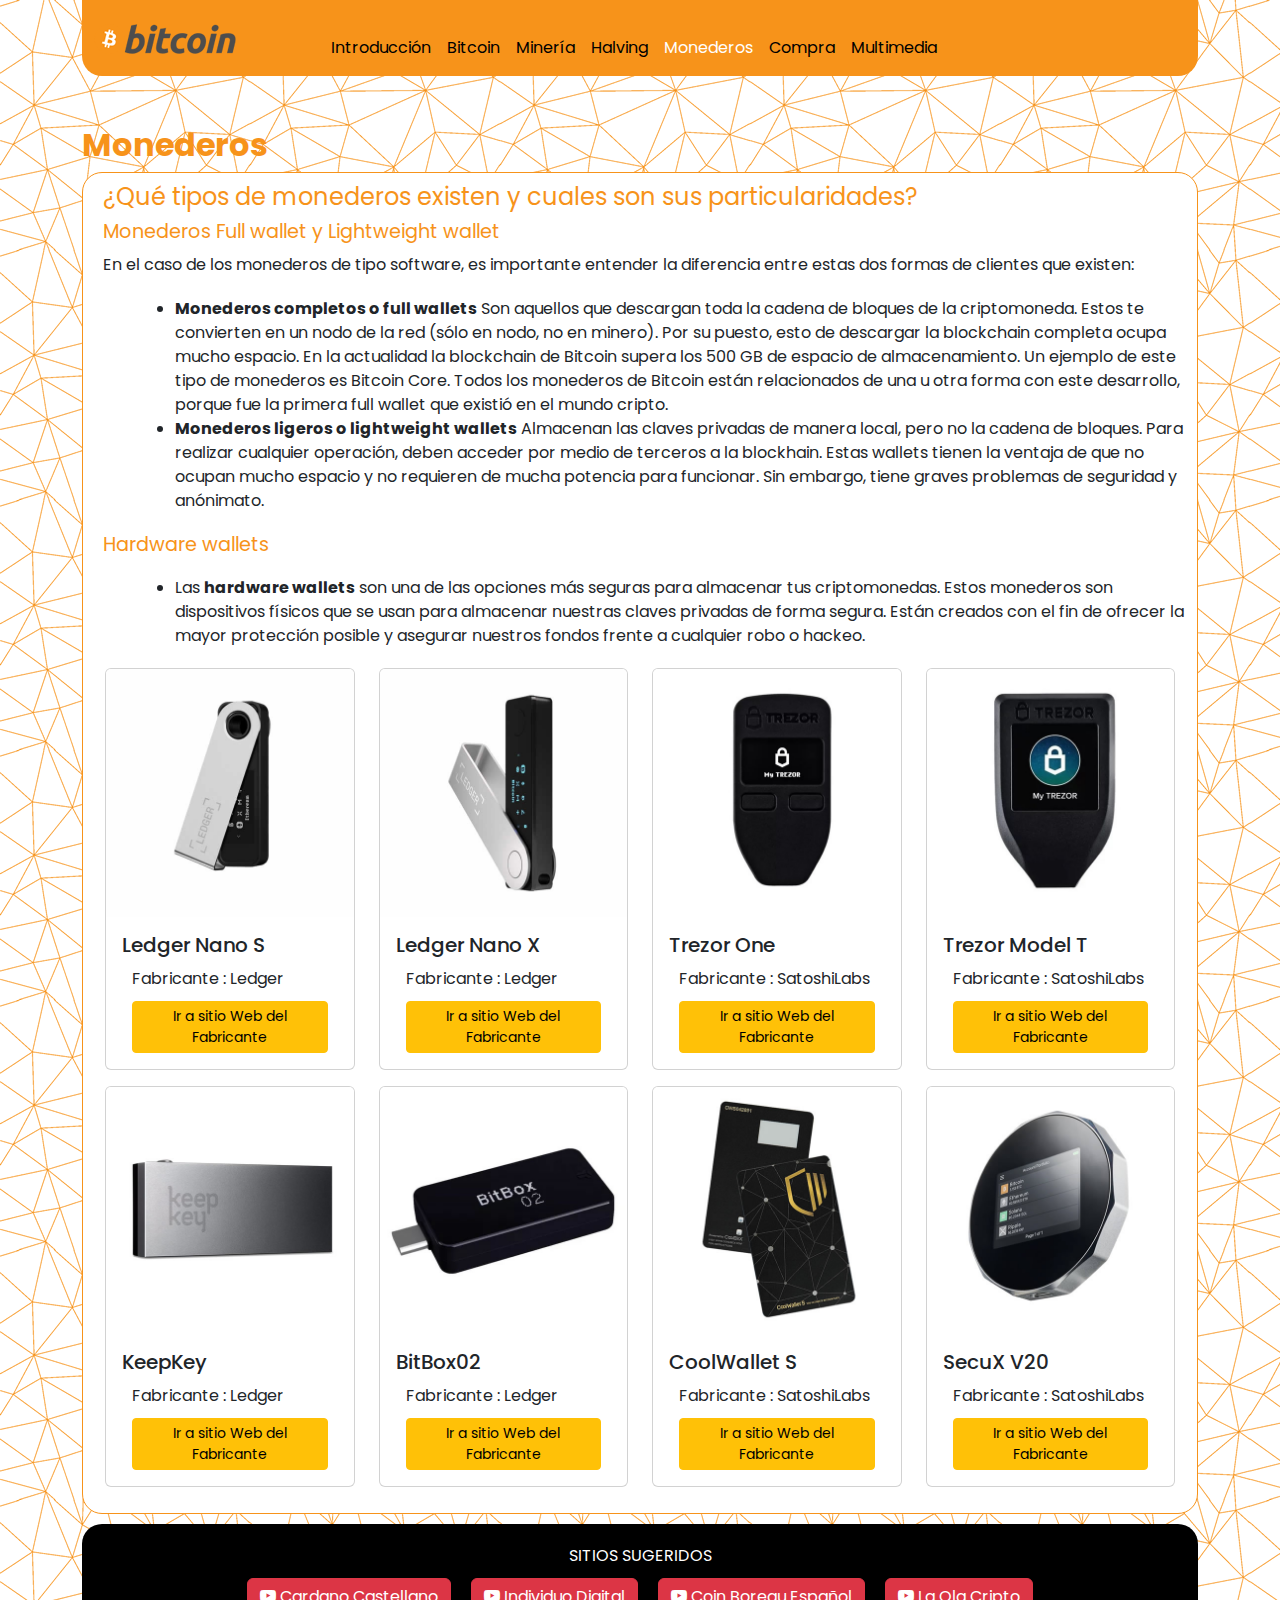
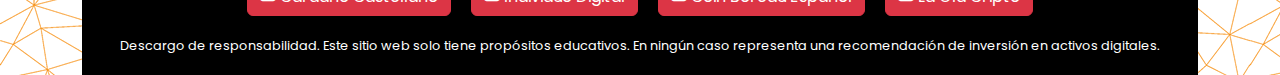
<file: pages/monederos.html>
<!DOCTYPE html>
<html lang="es">
<head>
    <meta charset="UTF-8">
    <meta name="viewport" content="width=device-width, initial-scale=1.0">
    <title>3w.QueEsBitcoin.cl</title>
    <link rel="stylesheet" href="../css/bootstrap.min.css">
    <link rel="stylesheet" href="../css/main.css">
    <link rel="icon" type="image/png" href="../images/favicon.png">
</head>

<body>
<!-- Inicio Header -->
    <header>
      <div class="container">
          <nav class="navbar navbar-expand-lg cabecera" style="background-color: #F7931A;">
          <div class="container-fluid">
            <a class="navbar-brand" href="../index.html"><div class="image-logo"></div></a>
            <button class="navbar-toggler" type="button" data-bs-toggle="collapse" data-bs-target="#navbarNav" aria-controls="navbarNav" aria-expanded="false" aria-label="Toggle navigation">
            <span class="navbar-toggler-icon"></span>
            </button>
            <div class="collapse navbar-collapse" id="navbarNav">             
              <ul class="navbar-nav">
                <li class="nav-item">
                  <a class="nav-link text-black" href="../index.html">Introducción</a>                    
                </li>
                <li class="nav-item">
                  <a class="nav-link text-black" href="./bitcoin.html">Bitcoin</a>                    
                </li>
                <li class="nav-item">
                  <a class="nav-link text-black" href="./mineria.html">Minería</a>                    
                </li>
                <li class="nav-item">
                  <a class="nav-link text-black" href="./halving.html">Halving</a>                    
                </li>
                <li class="nav-item">
                  <a class="nav-link active text-white" href="./monederos.html">Monederos</a>                                        
                </li>
                <li class="nav-item">
                  <a class="nav-link text-black" href="./compra.html">Compra</a>                                        
                </li>
                <li class="nav-item">
                  <a class="nav-link text-black" href="./multimedia.html">Multimedia</a>                 
                </li>
              </ul>
            </div>
          </div>
        </nav>
      </div>
    </header>
<!-- Fin Header -->



<!-- Inicio Main -->
    <main>
      <div class="container">
        <section>
            <h1>Monederos</h1> 
            <article>
                <h2>¿Qué tipos de monederos existen y cuales son sus particularidades?</h2>
                <h3>Monederos Full wallet y Lightweight wallet</h3>
                <p>En el caso de los monederos de tipo software, es importante entender la diferencia entre estas dos formas de clientes que existen:</p>   
                <ul>
                    <li><span class="texto-negrita">Monederos completos o full wallets</span> Son aquellos que descargan toda la cadena de bloques de la criptomoneda. Estos te convierten en un nodo de la red (sólo en nodo, no en minero). Por su puesto, esto de descargar la blockchain completa ocupa mucho espacio. En la actualidad la blockchain de Bitcoin supera los 500 GB de espacio de almacenamiento. Un ejemplo de este tipo de monederos es Bitcoin Core. Todos los monederos de Bitcoin están relacionados de una u otra forma con este desarrollo, porque fue la primera full wallet que existió en el mundo cripto.</li>
                    <li><span class="texto-negrita">Monederos ligeros o lightweight wallets</span> Almacenan las claves privadas de manera local, pero no la cadena de bloques. Para realizar cualquier operación, deben acceder por medio de terceros a la blockhain. Estas wallets tienen la ventaja de que no ocupan mucho espacio y no requieren de mucha potencia para funcionar. Sin embargo, tiene graves problemas de seguridad y anónimato.</li>
                </ul>
                <h3>Hardware wallets</h3>
                <ul>
                    <li>Las <span class="texto-negrita">hardware wallets</span> son una de las opciones más seguras para almacenar tus criptomonedas. Estos monederos son dispositivos físicos que se usan para almacenar nuestras claves privadas de forma segura. Están creados con el fin de ofrecer la mayor protección posible y asegurar nuestros fondos frente a cualquier robo o hackeo.</li>                    
                </ul>  

                <div class="container">                  

                  <div class="row">
                    <div class="col12 col-sm-6 col-md-4 col-lg-3">                    
                      <div class="card mb-3">
                        <img src="../images/ledger_s.jpg" class="card-img-top" alt="...">
                        <div class="card-body">
                          <h5 class="card-title">Ledger Nano S</h5>
                          <p class="card-text">Fabricante : Ledger</p>                
                          <p class="card-text"><small class="text-body-secondary"></small><a href="https://www.ledger.com/" target="_blank" class="btn btn-warning btn-sm">Ir a sitio Web del Fabricante</a></p>                            
                        </div>
                      </div>
                    </div>
          
                    <div class="col12 col-sm-6 col-md-4 col-lg-3"> 
                      <div class="card mb-3 " >
                        <img src="../images/ledger_x.jpg" class="card-img-top" alt="...">
                        <div class="card-body">
                          <h5 class="card-title">Ledger Nano X</h5>
                          <p class="card-text">Fabricante : Ledger</p>                
                          <p class="card-text"><small class="text-body-secondary"></small><a href="https://www.ledger.com/" target="_blank" class="btn btn-warning btn-sm">Ir a sitio Web del Fabricante</a></p>                            
                        </div>
                      </div>
                    </div>
          
                    <div class="col12 col-sm-6 col-md-4 col-lg-3"> 
                      <div class="card mb-3">
                        <img src="../images/trezor_one.jpg" class="card-img-top" alt="...">
                        <div class="card-body">
                          <h5 class="card-title">Trezor One</h5>
                          <p class="card-text">Fabricante : SatoshiLabs</p>                
                          <p class="card-text"><small class="text-body-secondary"></small><a href="https://trezor.io/" target="_blank" class="btn btn-warning btn-sm">Ir a sitio Web del Fabricante</a></p>                            
                        </div>
                      </div>
                    </div>
          
                    <div class="col12 col-sm-6 col-md-4 col-lg-3"> 
                      <div class="card mb-3">
                        <img src="../images/trezor_t.jpg" class="card-img-top" alt="...">
                        <div class="card-body">
                          <h5 class="card-title">Trezor Model T</h5>
                          <p class="card-text">Fabricante : SatoshiLabs</p>                
                          <p class="card-text"><small class="text-body-secondary"></small><a href="https://trezor.io/" target="_blank" class="btn btn-warning btn-sm">Ir a sitio Web del Fabricante</a></p>                            
                        </div>
                      </div>
                    </div>
          
                    <div class="col12 col-sm-6 col-md-4 col-lg-3"> 
                      <div class="card mb-3">
                        <img src="../images/keepkey.jpg" class="card-img-top" alt="...">
                        <div class="card-body">
                          <h5 class="card-title">KeepKey</h5>
                          <p class="card-text">Fabricante : Ledger</p>                
                          <p class="card-text"><small class="text-body-secondary"></small><a href="https://www.keepkey.com/" target="_blank" class="btn btn-warning btn-sm">Ir a sitio Web del Fabricante</a></p>                            
                        </div>
                      </div>
                    </div>
          
                    <div class="col12 col-sm-6 col-md-4 col-lg-3"> 
                      <div class="card mb-3">
                        <img src="../images/bitbox.jpg" class="card-img-top" alt="...">
                        <div class="card-body">
                          <h5 class="card-title">BitBox02</h5>
                          <p class="card-text">Fabricante : Ledger</p>                
                          <p class="card-text"><small class="text-body-secondary"></small><a href="https://shiftcrypto.ch/" target="_blank" class="btn btn-warning btn-sm">Ir a sitio Web del Fabricante</a></p>                            
                        </div>
                      </div>
                    </div>
          
                    <div class="col12 col-sm-6 col-md-4 col-lg-3"> 
                      <div class="card mb-3">
                        <img src="../images/coolwallet.jpg" class="card-img-top" alt="...">
                        <div class="card-body">
                          <h5 class="card-title">CoolWallet S</h5>
                          <p class="card-text">Fabricante : SatoshiLabs</p>                
                          <p class="card-text"><small class="text-body-secondary"></small><a href="https://www.coolwallet.io/" target="_blank" class="btn btn-warning btn-sm">Ir a sitio Web del Fabricante</a></p>                            
                        </div>
                      </div>
                    </div>
          
                    <div class="col12 col-sm-6 col-md-4 col-lg-3"> 
                      <div class="card mb-3">
                        <img src="../images/secux_v20.jpg" class="card-img-top" alt="...">
                        <div class="card-body">
                          <h5 class="card-title">SecuX V20</h5>
                          <p class="card-text">Fabricante : SatoshiLabs</p>                
                          <p class="card-text"><small class="text-body-secondary"></small><a href="https://www.secuxtech.com/" target="_blank" class="btn btn-warning btn-sm">Ir a sitio Web del Fabricante</a></p>                            
                        </div>
                      </div>
                    </div>
          
                  </div>
                </div>
            </article>
        </section>             
      </div>
    </main>
<!-- Fin Main -->



<!-- Inicio Footer -->
<footer>
  <div class="container">
    <div class="piedepagina">
      <div class="recomendamos-titulo">SITIOS SUGERIDOS</div>  
      <div class="recomendamos">            
        <a href="https://www.youtube.com/@CardanoCastellano" target="_blank" class="btn btn-danger bi-youtube" tabindex="-1" role="button" aria-disabled="true"> Cardano Castellano</a>
        <a href="https://www.youtube.com/@IndividuoDigital" target="_blank" class="btn btn-danger bi-youtube" tabindex="-1" role="button" aria-disabled="true"> Individuo Digital</a>
        <a href="https://www.youtube.com/@CoinBureauES" target="_blank" class="btn btn-danger bi-youtube" tabindex="-1" role="button" aria-disabled="true"> Coin Boreau Español</a>
        <a href="https://www.youtube.com/@LaOlaCripto" target="_blank" class="btn btn-danger bi-youtube" tabindex="-1" role="button" aria-disabled="true"> La Ola Cripto</a>
      </div>
      <div class="disclaimer">Descargo de responsabilidad. Este sitio web solo tiene propósitos educativos. En ningún caso representa una recomendación de inversión en activos digitales.</div>
    </div>
  </div>
</footer> 
<!-- Fin Footer -->

<script src="../js/bootstrap.bundle.min.js"></script>
</body>
</html>
</file>
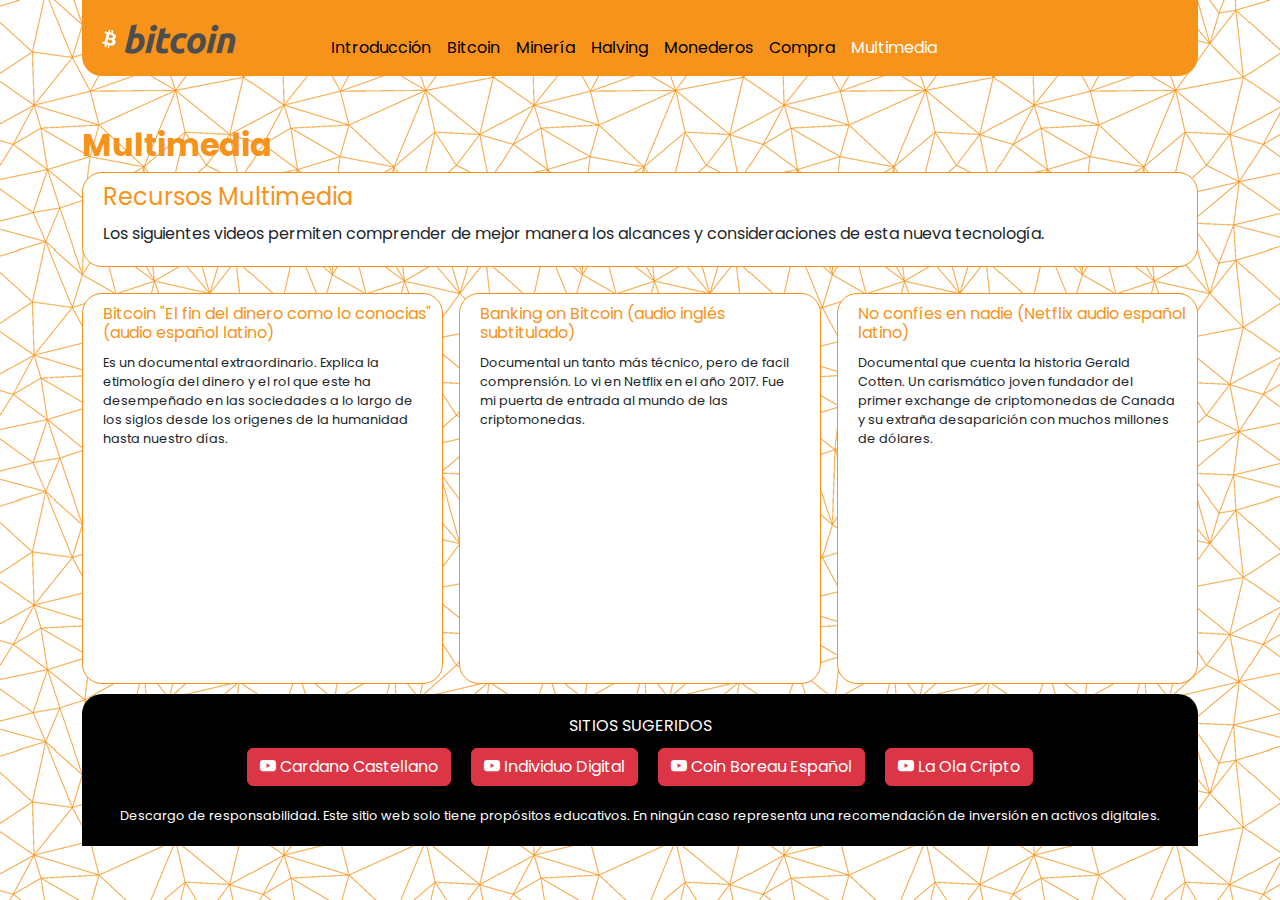
<file: pages/multimedia.html>
<!DOCTYPE html>
<html lang="es">
<head>
    <meta charset="UTF-8">
    <meta name="viewport" content="width=device-width, initial-scale=1.0">
    <title>3w.QueEsBitcoin.cl</title>
    <link rel="stylesheet" href="../css/bootstrap.min.css">
    <link rel="stylesheet" href="../css/main.css">
    <link rel="icon" type="image/png" href="../images/favicon.png">
</head>

<body>
<!-- Inicio Header -->
    <header>
      <div class="container">
          <nav class="navbar navbar-expand-lg cabecera" style="background-color: #F7931A;">
          <div class="container-fluid">
            <a class="navbar-brand" href="../index.html"><div class="image-logo"></div></a>
            <button class="navbar-toggler" type="button" data-bs-toggle="collapse" data-bs-target="#navbarNav" aria-controls="navbarNav" aria-expanded="false" aria-label="Toggle navigation">
            <span class="navbar-toggler-icon"></span>
            </button>
            <div class="collapse navbar-collapse" id="navbarNav">             
              <ul class="navbar-nav">
                <li class="nav-item">
                  <a class="nav-link text-black" href="../index.html">Introducción</a>                    
                </li>
                <li class="nav-item">
                  <a class="nav-link text-black" href="./bitcoin.html">Bitcoin</a>                    
                </li>
                <li class="nav-item">
                  <a class="nav-link text-black" href="./mineria.html">Minería</a>                    
                </li>
                <li class="nav-item">
                  <a class="nav-link text-black" href="./halving.html">Halving</a>                    
                </li>
                <li class="nav-item">
                  <a class="nav-link text-black" href="./monederos.html">Monederos</a>                                        
                </li>
                <li class="nav-item">
                  <a class="nav-link text-black" href="./compra.html">Compra</a>                                        
                </li>
                <li class="nav-item">
                  <a class="nav-link active text-white" href="./multimedia.html">Multimedia</a>                                  
                </li>                
              </ul>
            </div>
          </div>
        </nav>
      </div>
    </header>
<!-- Fin Header -->



<!-- Inicio Main -->
    <main>
      <div class="container">
        <div class="grilla">
          <div class="hijo g-texto">
            <section>
              <h1>Multimedia</h1> 
              <article>
                <h2>Recursos Multimedia</h2>
                <p>Los siguientes videos permiten comprender de mejor manera los alcances y consideraciones de esta nueva tecnología.</p>
              </article>
            </section>
          </div>

        <div class="hijo g-video1">
          <article>
            <h2 class="video-titulo">Bitcoin "El fin del dinero como lo conocias" (audio español latino)</h2>
            <p class="video-descripcion">Es un documental extraordinario. Explica la etimología del dinero y el rol que este ha desempeñado en las sociedades a lo largo de los siglos desde los origenes de la humanidad hasta nuestro días.</p>
            <div class="ratio ratio-16x9">
              <iframe src="https://www.youtube.com/embed/RK_pv8gqx6M?si=fUcVH0E-hV5M9uht" title="YouTube video" allowfullscreen></iframe>
            </div>
          </article>
        </div>                  
                      
        <div class="hijo g-video2">
          <article>
            <h2 class="video-titulo">Banking on Bitcoin (audio inglés subtitulado)</h2>
            <p class="video-descripcion">Documental un tanto más técnico, pero de facil comprensión. Lo vi en Netflix en el año 2017. Fue mi puerta de entrada al mundo de las criptomonedas.</p>
            <div class="ratio ratio-16x9">
              <iframe src="https://www.youtube.com/embed/cMIZfqz8BMs?si=dxl7Pd18I5wCOsEp" title="YouTube video" allowfullscreen></iframe>
            </div>
          </article>
        </div>
        
        <div class="hijo g-video3">
          <article>
            <h2 class="video-titulo">No confíes en nadie (Netflix audio español latino)</h2>                
            <p class="video-descripcion">Documental que cuenta la historia Gerald Cotten. Un carismático joven fundador del primer exchange de criptomonedas de Canada y su extraña desaparición con muchos millones de dólares.</p>
            <div class="ratio ratio-16x9">
              <iframe src="https://www.youtube.com/embed/lVh4Xl3DIJk?si=F-whXQTDqVl2yCoX" title="YouTube video" allowfullscreen></iframe>
            </div>
          </article>
        </div>      
      </div>
    </main>
<!-- Fin Main -->



<!-- Inicio Footer -->
<footer>
  <div class="container">
    <div class="piedepagina">
      <div class="recomendamos-titulo">SITIOS SUGERIDOS</div>  
      <div class="recomendamos">            
        <a href="https://www.youtube.com/@CardanoCastellano" target="_blank" class="btn btn-danger bi-youtube" tabindex="-1" role="button" aria-disabled="true"> Cardano Castellano</a>
        <a href="https://www.youtube.com/@IndividuoDigital" target="_blank" class="btn btn-danger bi-youtube" tabindex="-1" role="button" aria-disabled="true"> Individuo Digital</a>
        <a href="https://www.youtube.com/@CoinBureauES" target="_blank" class="btn btn-danger bi-youtube" tabindex="-1" role="button" aria-disabled="true"> Coin Boreau Español</a>
        <a href="https://www.youtube.com/@LaOlaCripto" target="_blank" class="btn btn-danger bi-youtube" tabindex="-1" role="button" aria-disabled="true"> La Ola Cripto</a>
      </div>
      <div class="disclaimer">Descargo de responsabilidad. Este sitio web solo tiene propósitos educativos. En ningún caso representa una recomendación de inversión en activos digitales.</div>
    </div>
  </div>
</footer> 
<!-- Fin Footer -->

<script src="../js/bootstrap.bundle.min.js"></script>
</body>
</html>
</file>
<file: css/main.css>
@import url('https://fonts.googleapis.com/css2?family=PT+Sans&family=Poppins:ital,wght@0,100;0,200;0,300;0,400;0,500;0,600;0,700;0,800;0,900;1,100;1,200;1,300;1,400;1,500;1,600;1,700;1,800;1,900&display=swap');

@import url("https://cdn.jsdelivr.net/npm/bootstrap-icons@1.11.2/font/bootstrap-icons.min.css");


/* Inicio estilos Globales */
*{
    margin:0;
    padding: 0;
    box-sizing: border-box;
    font-family: "Poppins", sans-serif;
}

a {
    text-decoration: none;
}
/* Fin estilos Globales */



/* Inicio estilos Header */
.image-logo {
    background-image: url(../images/logo.png);
    height: 30px;
    width: 143px;
    vertical-align: middle;    
    display: inline-block;     
    margin-right: 20px;       
}

.cabecera{
    border-radius: 0 0 20px 20px;
}
/* Fin estilos Header */



/* Inicio estilos Main */
section{
    margin-top: 50px;    
}

section h1{
    color:#F7931A;   
    font-weight:bold;
    font-size: 2rem;
}

article{
    background-color: white;  
        border: 1px solid #F7931A;   
        border-radius: 20px;
        padding: 10px;
        margin-bottom: 10px;
}

article:hover {
    background-color:#fae0c1;        
}

article h2{
    color:#F7931A;
    margin-left: 10px;
    font-weight:normal;
    font-size: 1.5rem;
}

article h3{
    color:#F7931A;
    margin-left: 10px;
    font-weight:normal;
    font-size: 1.2rem;
}

ul{
    margin-left: 50px;
    margin-top: 20px;
    margin-bottom: 20px;
}

p {    
    margin: 10px;  
}

.texto-negrita{
    font-weight: bold;    
}

.video-titulo{
    font-size: 1rem;    
    min-height: 35px;   
}

.video-descripcion{
    font-size: .8rem;
    min-height: 120px;
}

.image-display{
    display: block;
    margin-left: auto;
    margin-right: auto;
    margin-top: 30px;
    border-radius: 20px;
}

.grilla{  
    
    display: grid;
    grid-template-columns: 1fr 1fr 1fr;
    /* grid-template-rows: 1fr 1fr;  */
    gap: 1rem;
    grid-template-areas:
    "g-texto g-texto g-texto"
    "g-video1 g-video2 g-video3" ;
}

.g-texto{    
    grid-area: g-texto;    
}
    
.g-video1{
    grid-area: g-video1;
}

.g-video2{
    grid-area: g-video2;
}

.g-video3{    
    grid-area: g-video3;
}

@media (max-width:996px){
    .grilla{
        grid-template-columns: 1fr;
        /* grid-template-rows: 1fr 1fr 1fr 1fr; */
        grid-template-areas:
        "g-texto"
        "g-video1"
        "g-video2"
        "g-video3";
    }

    .video-titulo{         
        min-height: 30px;   
    }
    
    .video-descripcion{        
        min-height: 70px;
    }
}
/* Fin estilos Main */



/* Inicio estilos Footer */
.piedepagina{
    background-color:black;
    color:white;
    padding: 20px;
    border-radius: 20px 20px 0 0;
    font-size: .8rem;
}

.recomendamos{
    display: flex;
    flex-direction: row;    
    padding: 10px;
    gap: 20px;
    margin-bottom: 10px;
    flex-wrap: wrap;
    justify-content: center;    
}

.disclaimer{
    text-align: center;
}

.recomendamos-titulo{
    display: flex;
    justify-content: center;
    font-size: 1rem;
}
/* Fin estilos Footer */



/* Inicio estilos Body */
body{
    background-image: url(../images/trama.png);
    min-height: 100vh;
    position: relative;
}
/* Fin estilos Body */
</file>
